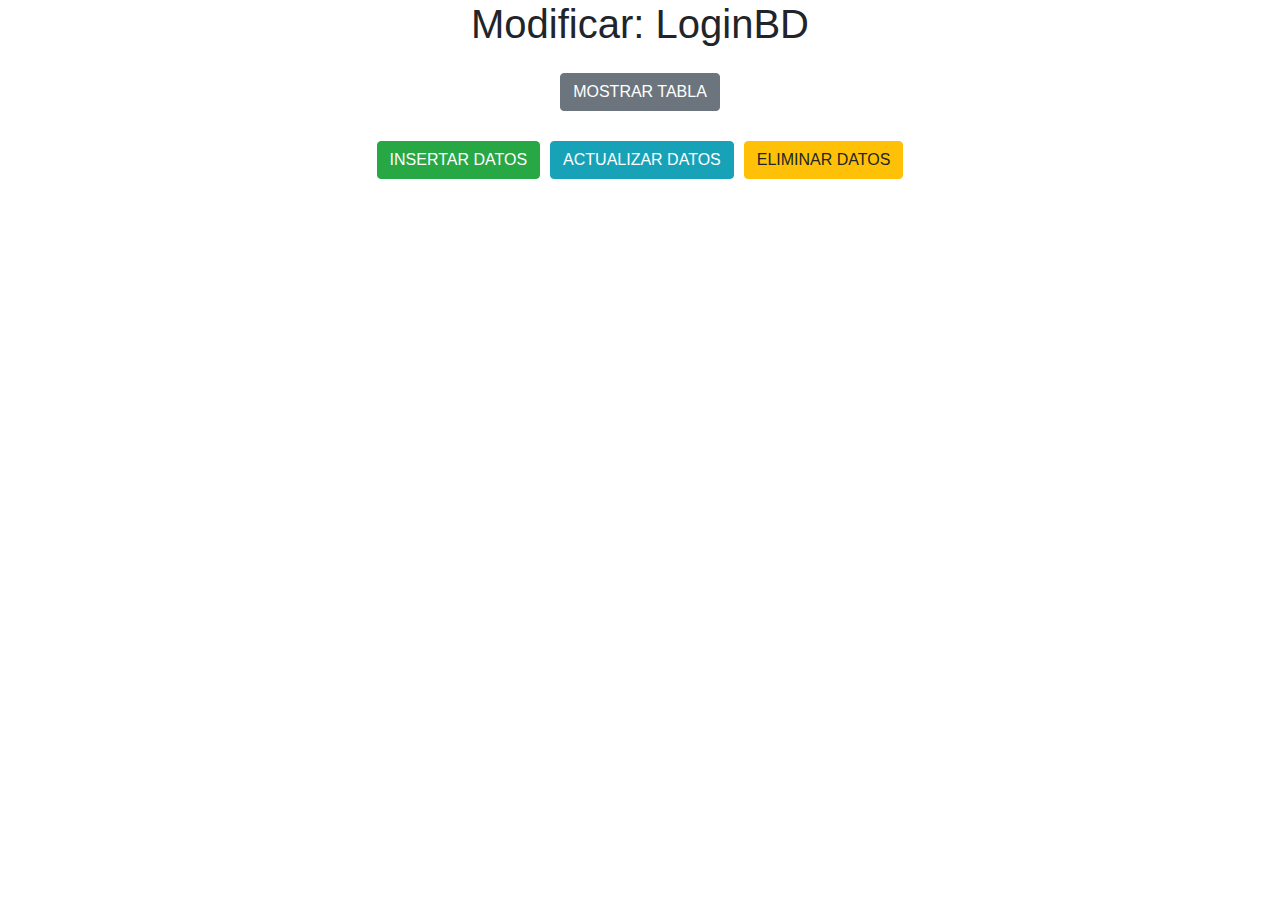
<file: vista/paginas/formulario/index.html>
<!DOCTYPE html>
<html lang="en">
  <head>
    <meta charset="UTF-8" />
    <meta http-equiv="X-UA-Compatible" content="IE=edge" />
    <meta name="viewport" content="width=device-width, initial-scale=1.0" />
    <title>Inicio</title>

    <link rel="stylesheet" href="form.css" />

    <!-- Bootstrap CSS -->
    <link
      rel="stylesheet"
      href="https://cdn.jsdelivr.net/npm/bootstrap@4.3.1/dist/css/bootstrap.min.css"
      integrity="sha384-ggOyR0iXCbMQv3Xipma34MD+dH/1fQ784/j6cY/iJTQUOhcWr7x9JvoRxT2MZw1T"
      crossorigin="anonymous"
    />
  </head>
  <body>
    <h1 class="text-md-center">Modificar: LoginBD</h1>
    <div id="mostrarT">
      <a
        class="btn btn-secondary"
        type="submit"
        href="../../../modelo/datosUsuario.php"
        target="iframeContent"
        >MOSTRAR TABLA</a
      >
    </div>
    <div id="botones">
      <a
        class="btn btn-success"
        type="submit"
        href="insertarD.html"
        target="iframeContent"
        >INSERTAR DATOS</a
      >
      <a
        class="btn btn-info"
        type="submit"
        href="actualizarD.html"
        target="iframeContent"
        >ACTUALIZAR DATOS</a
      >
      <a
        class="btn btn-warning"
        type="submit"
        href="eliminarD.html"
        target="iframeContent"
        >ELIMINAR DATOS</a
      >
    </div>
    <section id="contenido">
      <iframe id="iframeContent" name="iframeContent" frameborder="0"></iframe>
    </section>
  </body>
</html>
</file>
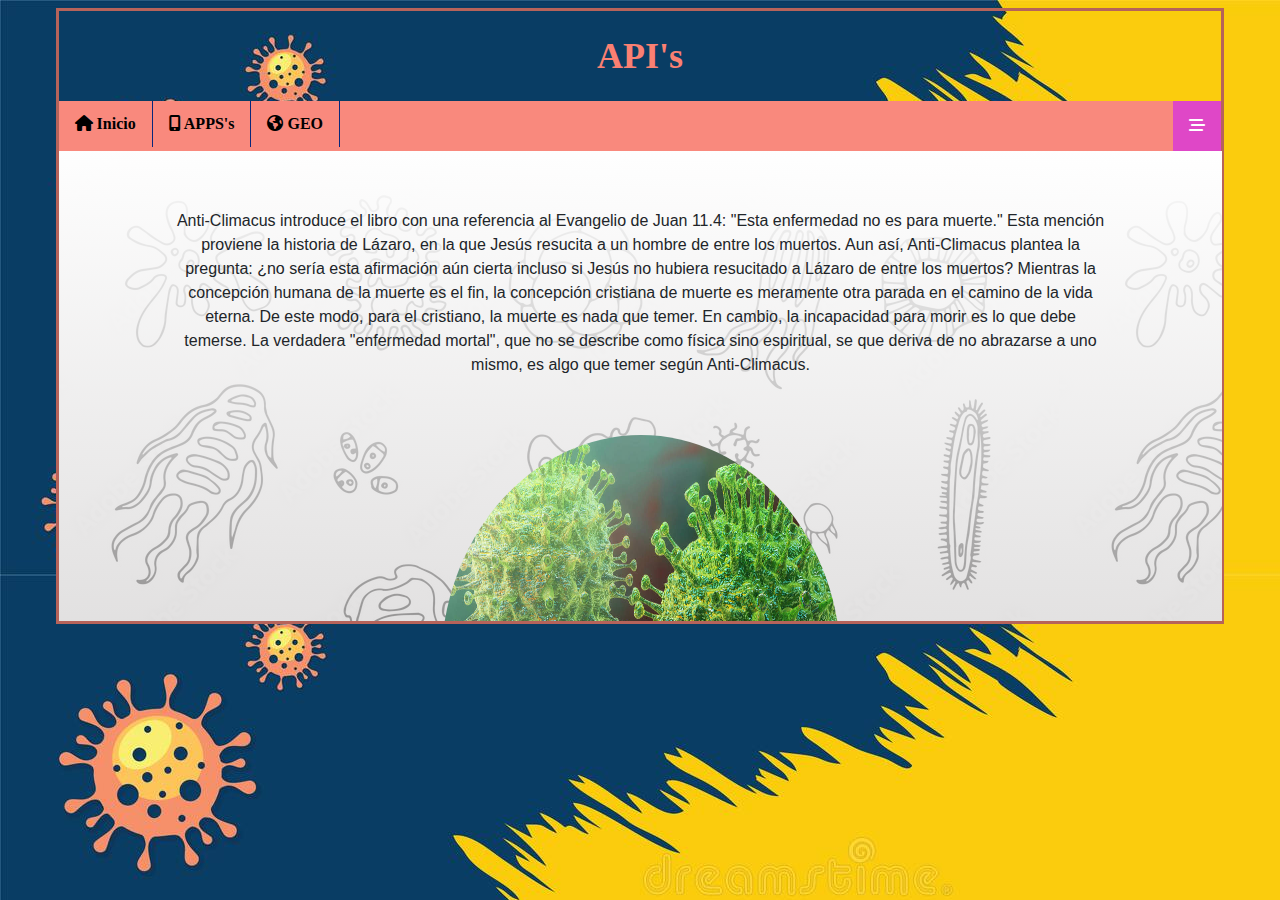
<file: vista/idex.html>
<!DOCTYPE html>
<html lang="es">
  <head>
    <meta charset="UTF-8" />
    <meta http-equiv="X-UA-Compatible" content="IE=edge" />
    <meta name="viewport" content="width=device-width, initial-scale=1.0" />

    <link rel="stylesheet" href="css/index.css" />
    <link rel="stylesheet" href="css/cssMenu.css" />
    <link rel="stylesheet" href="css/cssdropdown.css" />
    <link
      rel="stylesheet"
      href="vendor/fontawesome-free-6.2.0-web/fontawesome-free-6.2.0-web/css/all.css"
    />

    <title>MiPagina</title>

    <script src="vendor/alertifyjs/alertify.js"></script>
    <link rel="stylesheet" href="vendor/alertifyjs/css/alertify.css" />
  </head>

  <body onload="mensaje();">
    <div id="contenedorPrincipal">
      <div id="encabezado">
        <header>
          <h1 align="center">API's</h1>
        </header>
      </div>

      <nav id="menu">
        <ul>
          <li>
            <a
              class="pancho"
              href="paginas/inicio.html"
              target="iframeContent"
              ><i class="fa-solid fa-house"></i> Inicio</i
            ></a>
          </li>
          <li>
            <a
              href="paginas/apps.html"
              target="iframeContent"
              ><i class="fas fa-mobile-alt"></i> APPS's</a
            >
          </li>
          <li>
            <a
              href="paginas/galeria.html"
              target="iframeContent"
              ><i class="fas fa-globe-americas"></i> GEO</a
            >
          </li>
          <div class="dropdown" id="juanCarlos">
            <button class="dropbtn"><i class="fa-solid fa-bars-staggered"></i></button>
            <div class="dropdown-content">
              <a href="paginas/Datos.html" target="iframeContent">Contacto</a>
              <a
                href="paginas/login.html"
                target="iframeContent"
                >INGRESAR</a
              >
            </div>
          </div>
        </ul>
      </nav>

      <section id="contenido">
        <iframe
          id="iframeContent"
          name="iframeContent"
          src="paginas/inicio.html"
          frameborder="0"
        ></iframe>
      </section>
    </div>
  </body>
</html>
</file>
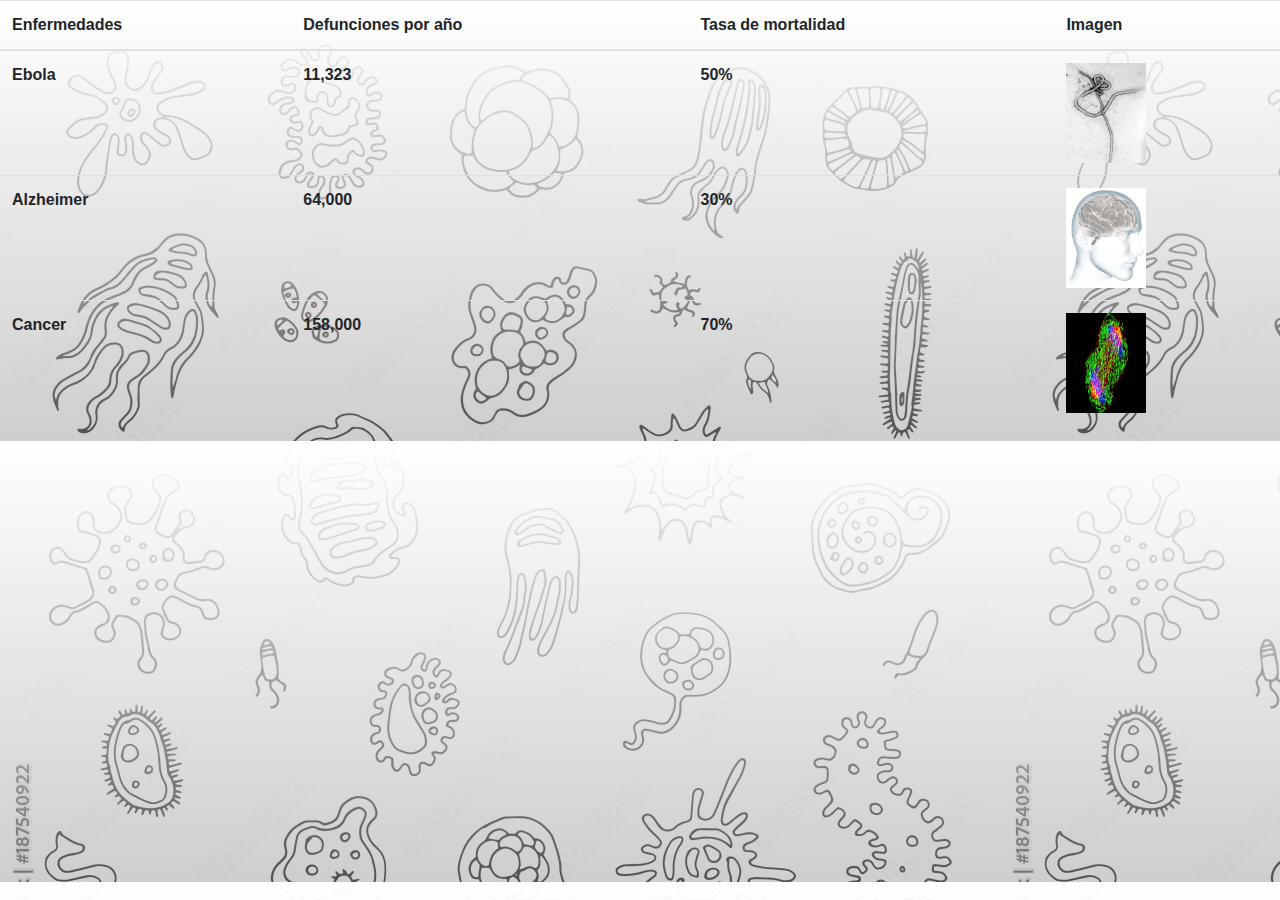
<file: vista/paginas/acercaDe.html>
<!DOCTYPE html>
<html lang="en">
  <head>
    <meta charset="UTF-8" />
    <meta http-equiv="X-UA-Compatible" content="IE=edge" />
    <meta name="viewport" content="width=device-width, initial-scale=1.0" />

    <link rel="stylesheet" href="../css/Estadisticas.css">
    <link
      rel="stylesheet"
      href="../vendor/bootstrap-4.6.2-dist/css/bootstrap.min.css"
    />

    <title>Acerca de</title>
  </head>

  <body>
    <div id="tabla1">
      <table id="tablaNombres" class="table table-hover">
        <thead>
          <tr>
            <th>Enfermedades</th>
            <th>Defunciones por año</th>
            <th>Tasa de mortalidad</th>
            <th>Imagen</th>
          </tr>
        </thead>
        <tbody>
          <tr>
            <td>Ebola</td>
            <td>11,323</td>
            <td>50%</td>
            <td>
              <img
                src="../imgs/ebola1.png"
                alt=""
                width="80px"
                height="100px"
              />
            </td>
          </tr>
          <tr>
            <td>Alzheimer</td>
            <td>64,000</td>
            <td>30%</td>
            <td>
              <img
                src="../imgs/alzheimer1.jpg"
                alt=""
                width="80px"
                height="100px"
              />
            </td>
          </tr>
          <tr>
            <td>Cancer</td>
            <td>158,000</td>
            <td>70%</td>
            <td>
              <img
                src="../imgs/cancer.jpg"
                alt=""
                width="80px"
                height="100px"
              />
            </td>
          </tr>
        </tbody>
      </table>
    </div>
  </body>
</html>
</file>
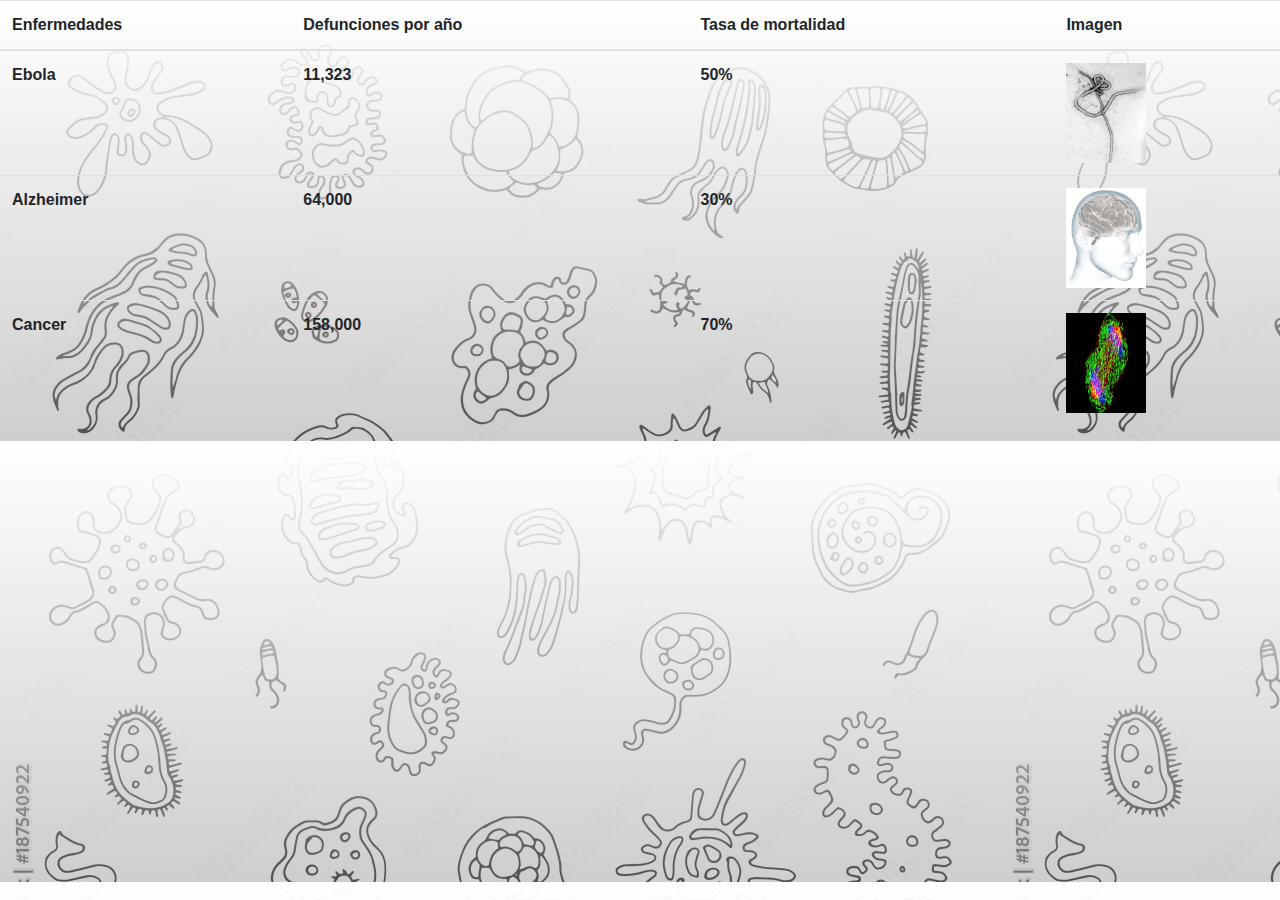
<file: vista/paginas/apps.html>
<!DOCTYPE html>
<html lang="en">
  <head>
    <meta charset="UTF-8" />
    <meta http-equiv="X-UA-Compatible" content="IE=edge" />
    <meta name="viewport" content="width=device-width, initial-scale=1.0" />

    <link rel="stylesheet" href="../css/Estadisticas.css" />
    <link
      rel="stylesheet"
      href="../vendor/bootstrap-4.6.2-dist/css/bootstrap.min.css"
    />

    <title>Acerca de</title>
  </head>

  <body>
    <div id="tabla1">
      <table id="tablaNombres" class="table table-hover">
        <thead>
          <tr>
            <th>Enfermedades</th>
            <th>Defunciones por año</th>
            <th>Tasa de mortalidad</th>
            <th>Imagen</th>
          </tr>
        </thead>
        <tbody>
          <tr>
            <td>Ebola</td>
            <td>11,323</td>
            <td>50%</td>
            <td>
              <img
                src="../imgs/ebola1.png"
                alt=""
                width="80px"
                height="100px"
              />
            </td>
          </tr>
          <tr>
            <td>Alzheimer</td>
            <td>64,000</td>
            <td>30%</td>
            <td>
              <img
                src="../imgs/alzheimer1.jpg"
                alt=""
                width="80px"
                height="100px"
              />
            </td>
          </tr>
          <tr>
            <td>Cancer</td>
            <td>158,000</td>
            <td>70%</td>
            <td>
              <img
                src="../imgs/cancer.jpg"
                alt=""
                width="80px"
                height="100px"
              />
            </td>
          </tr>
        </tbody>
      </table>
    </div>
  </body>
</html>
</file>
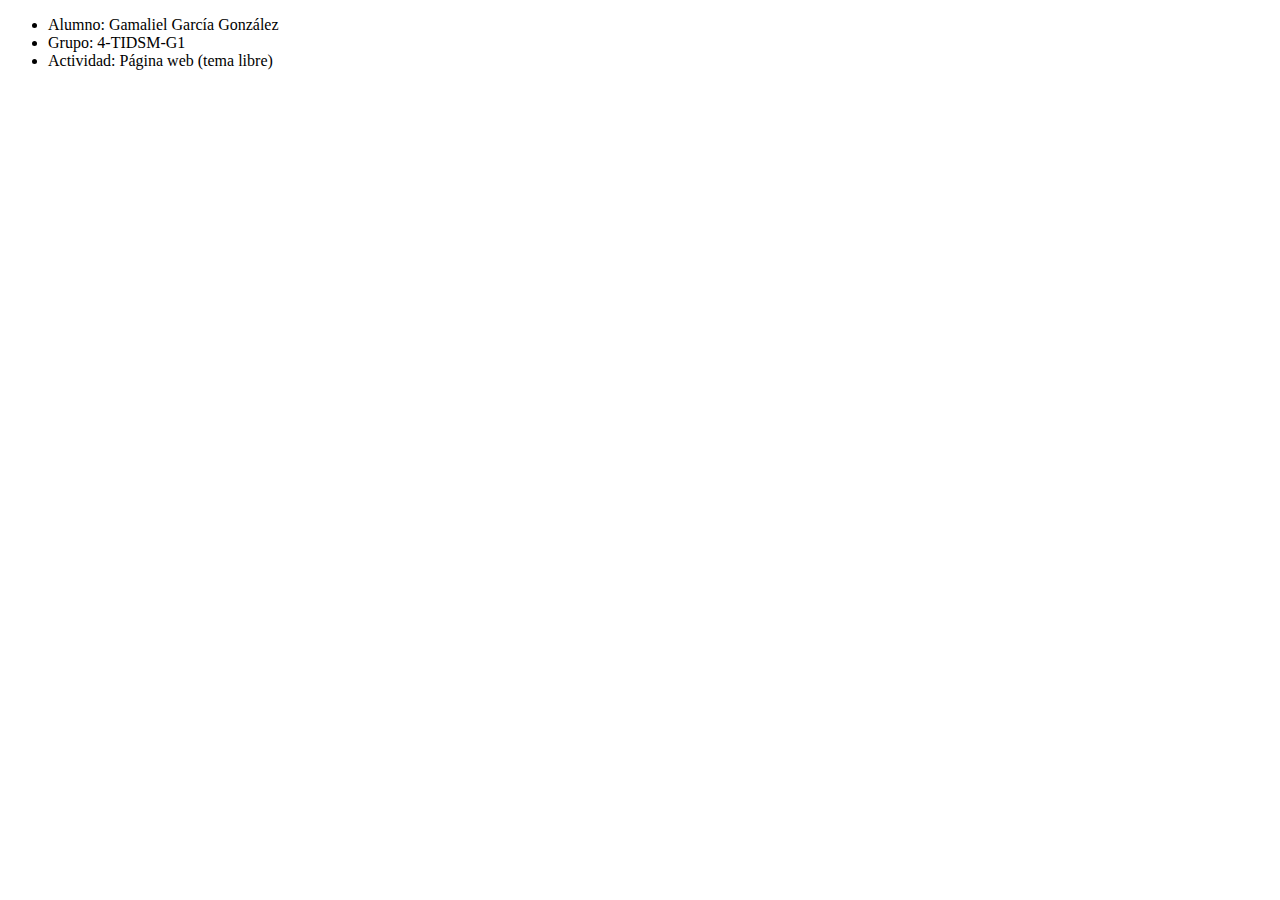
<file: vista/paginas/Datos.html>
<!DOCTYPE html>
<html lang="en">
<head>
    <meta charset="UTF-8">
    <meta http-equiv="X-UA-Compatible" content="IE=edge">
    <meta name="viewport" content="width=device-width, initial-scale=1.0">
    <title>Datos</title>

    <link
      rel="stylesheet"
      href="https://cdn.jsdelivr.net/npm/bootstrap@4.6.2/dist/css/bootstrap.min.css"
      integrity="sha384-xOolHFLEh07PJGoPkLv1IbcEPTNtaed2xpHsD9ESMhqIYd0nLMwNLD69Npy4HI+N"
      crossorigin="anonymous"
    />
</head>
<body>
    <div class="card" style="width: 18rem;">
        <ul class="list-group list-group-flush">
          <li class="list-group-item">Alumno: Gamaliel García González</li>
          <li class="list-group-item">Grupo: 4-TIDSM-G1</li>
          <li class="list-group-item">Actividad: Página web (tema libre)</li>
        </ul>
      </div>
</body>
</html>
</file>
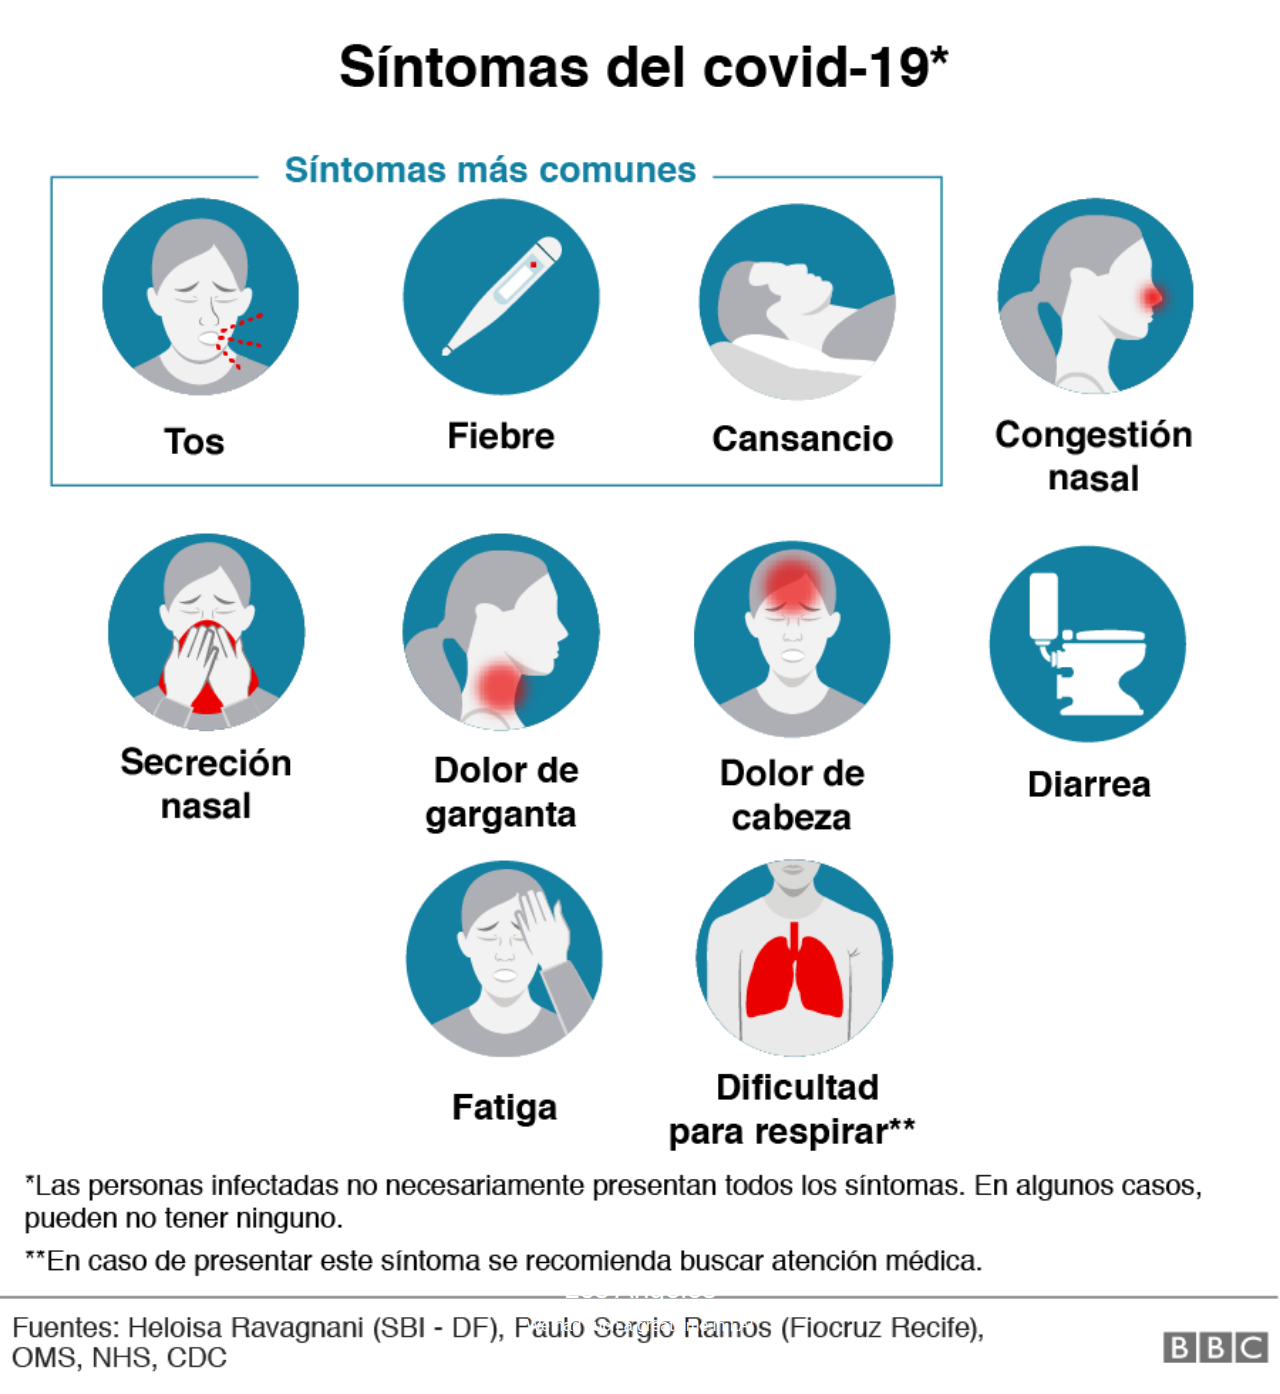
<file: vista/paginas/galeria.html>
<!DOCTYPE html>
<html lang="en">
  <head>
    <title>Bootstrap Example</title>
    <meta charset="utf-8" />
    <meta name="viewport" content="width=device-width, initial-scale=1" />
    <link
      rel="stylesheet"
      href="https://cdn.jsdelivr.net/npm/bootstrap@4.6.1/dist/css/bootstrap.min.css"
    />
    <script src="https://cdn.jsdelivr.net/npm/jquery@3.6.0/dist/jquery.slim.min.js"></script>
    <script src="https://cdn.jsdelivr.net/npm/popper.js@1.16.1/dist/umd/popper.min.js"></script>
    <script src="https://cdn.jsdelivr.net/npm/bootstrap@4.6.1/dist/js/bootstrap.bundle.min.js"></script>
    <style>
      /* Make the image fully responsive */
      .carousel-inner img {
        width: 100%;
        height: 100%;
      }
    </style>
  </head>
  <body>
    <div id="demo" class="carousel slide" data-ride="carousel">
      <ul class="carousel-indicators">
        <li data-target="#demo" data-slide-to="0" class="active"></li>
        <li data-target="#demo" data-slide-to="1"></li>
        <li data-target="#demo" data-slide-to="2"></li>
      </ul>
      <div class="carousel-inner">
        <div class="carousel-item active">
          <img
            src="../imgs/covidInfo.png"
            alt="Los Angeles"
            width="1100"
            height="auto"
          />
          <div class="carousel-caption">
            <h3>Los Angeles</h3>
            <p>We had such a great time in LA!</p>
          </div>
        </div>
        <div class="carousel-item">
          <img
            src="../imgs/ebolaInfo.jpg"
            alt="Chicago"
            width="1100"
            height="500"
          />
          <div class="carousel-caption">
            <h3>Chicago</h3>
            <p>Thank you, Chicago!</p>
          </div>
        </div>
        <div class="carousel-item">
          <img
            src="../imgs/cancerInfo.jpg"
            alt="New York"
            width="1100"
            height="500"
          />
          <div class="carousel-caption">
            <h3>New York</h3>
            <p>We love the Big Apple!</p>
          </div>
        </div>
      </div>
      <a class="carousel-control-prev" href="#demo" data-slide="prev">
        <span class="carousel-control-prev-icon"></span>
      </a>
      <a class="carousel-control-next" href="#demo" data-slide="next">
        <span class="carousel-control-next-icon"></span>
      </a>
    </div>
  </body>
</html>
</file>
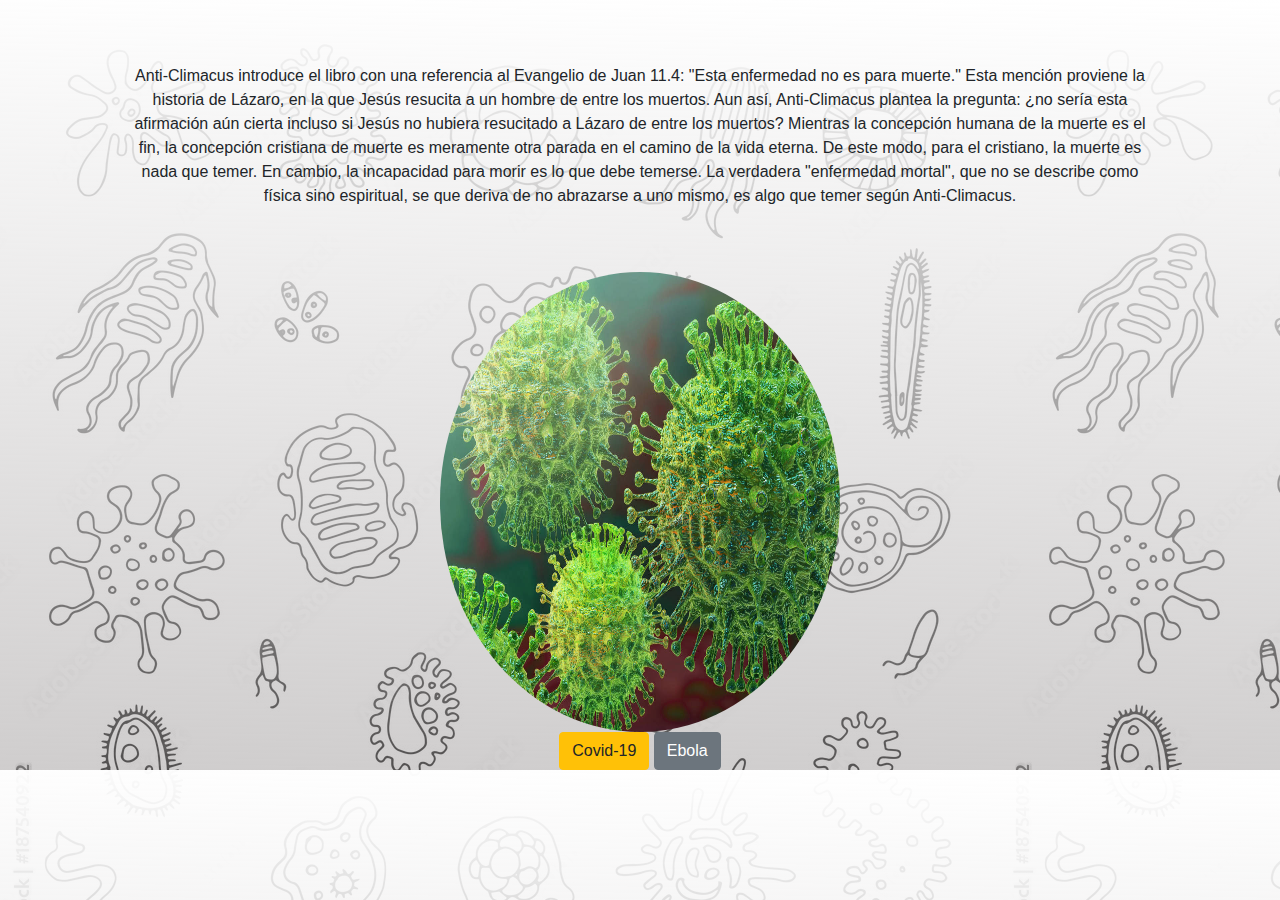
<file: vista/paginas/inicio.html>
<!DOCTYPE html>
<html lang="en">
  <head>
    <meta charset="UTF-8" />
    <meta http-equiv="X-UA-Compatible" content="IE=edge" />
    <meta name="viewport" content="width=device-width, initial-scale=1.0" />

    <link
      rel="stylesheet"
      href="../vendor/bootstrap-4.6.2-dist/css/bootstrap.min.css"
    />
    <link
      rel="stylesheet"
      href="../vendor/bootstrap-4.6.2-dist/js/bootstrap.bundle.js"
    />

    <link rel="stylesheet" href="../css/cssInicio.css">
    <script src="../js/jsInicio.js"></script>

    <title>Inicio de Mi Pagina</title>
  </head>
  <body>

    <div id="infoInicio">
      <p align="center">Anti-Climacus introduce el libro con una referencia al Evangelio de Juan 11.4: "Esta enfermedad no es para muerte." Esta mención proviene la historia de Lázaro, en la que Jesús resucita a un hombre de entre los muertos. Aun así, Anti-Climacus plantea la pregunta: ¿no sería esta afirmación aún cierta incluso si Jesús no hubiera resucitado a Lázaro de entre los muertos? Mientras la concepción humana de la muerte es el fin, la concepción cristiana de muerte es meramente otra parada en el camino de la vida eterna. De este modo, para el cristiano, la muerte es nada que temer. En cambio, la incapacidad para morir es lo que debe temerse. La verdadera "enfermedad mortal", que no se describe como física sino espiritual, se que deriva de no abrazarse a uno mismo, es algo que temer según Anti-Climacus.</p>
    </div>
    <center>
      <div>
        <img
          id="imgPrincipal"
          src="../imgs/pagina_2.jpg"
          class="rounded-circle"
          width="400px"
          height="460px"
          alt=""
        />
        <div id="btnsImg">
          <button
            onclick="mostrarFoto1();"
            id="btnFoto1"
            class="btn btn-warning"
          >
            Covid-19
          </button>
          <button
            onclick="mostrarFoto2();"
            id="btnFoto2"
            class="btn btn-secondary"
          >
            Ebola
          </button>
        </div>
      </div>
    </center>



  </body>
</html>
</file>
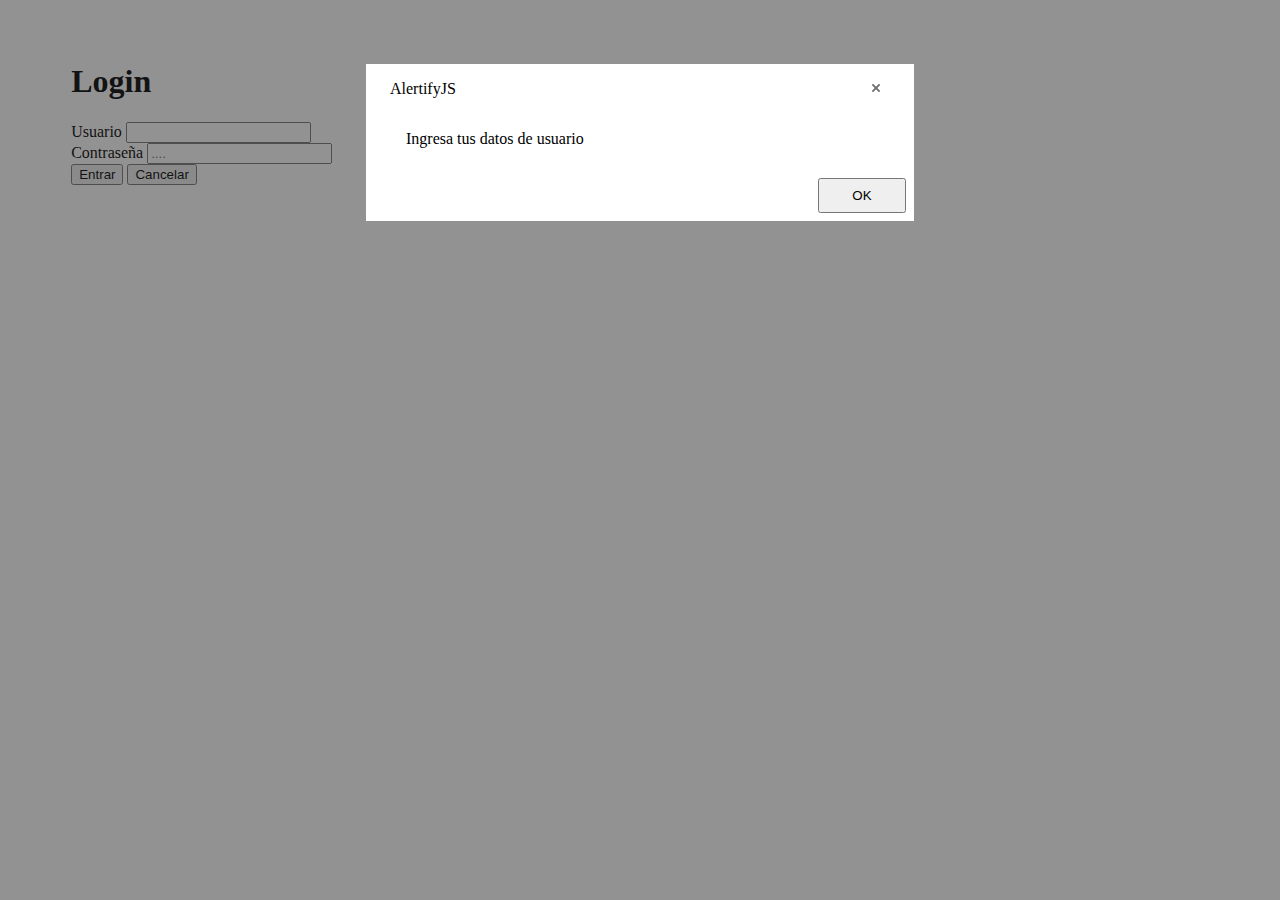
<file: vista/paginas/login.html>
<!DOCTYPE html>
<html lang="en">
  <head>
    <meta charset="UTF-8" />
    <meta http-equiv="X-UA-Compatible" content="IE=edge" />
    <meta name="viewport" content="width=device-width, initial-scale=1.0" />

    <title>Login</title>

    <link
      rel="stylesheet"
      href="https://cdn.jsdelivr.net/npm/bootstrap@4.6.2/dist/css/bootstrap.min.css"
      integrity="sha384-xOolHFLEh07PJGoPkLv1IbcEPTNtaed2xpHsD9ESMhqIYd0nLMwNLD69Npy4HI+N"
      crossorigin="anonymous"
    />

    <link rel="stylesheet" href="../css/login.css">

    <script src="../vendor/alertifyjs/alertify.js"></script>
    <link rel="stylesheet" href="../vendor/alertifyjs/css/alertify.css" />
    <script>
      function mensaje() {
        alertify.alert("Ingresa tus datos de usuario", function () {
        });
      }
    </script>
  </head>
  <body onload="mensaje();">
    <div id="formularioLogin">
      <form
        id="formLogin"
        name="formLogion"
        action="../../controlador/ctrlLogin.php"
        target="_blank"
        method="post"
      >
        <label for="">
          <h1>Login</h1>
        </label>
        <div class="form-group">
          <label for="formGroupExampleInput">Usuario</label>
          <input
            type="text"
            class="form-control"
            id="txtUsuario"
            name="txtUsuario"
          />
        </div>
        <div class="form-group">
          <label for="formGroupExampleInput2">Contraseña</label>
          <input
            type="password"
            class="form-control"
            id="txtClave"
            name="txtClave"
            placeholder="...."
          />
          <br />
          <input type="submit" value="Entrar" name="btnEntrar" id="btnEntrar" />
          <input
            type="reset"
            value="Cancelar"
            name="btnCancelar"
            id="btnCancelar"
          />
        </div>
      </form>
    </div>
  </body>
</html>
</file>
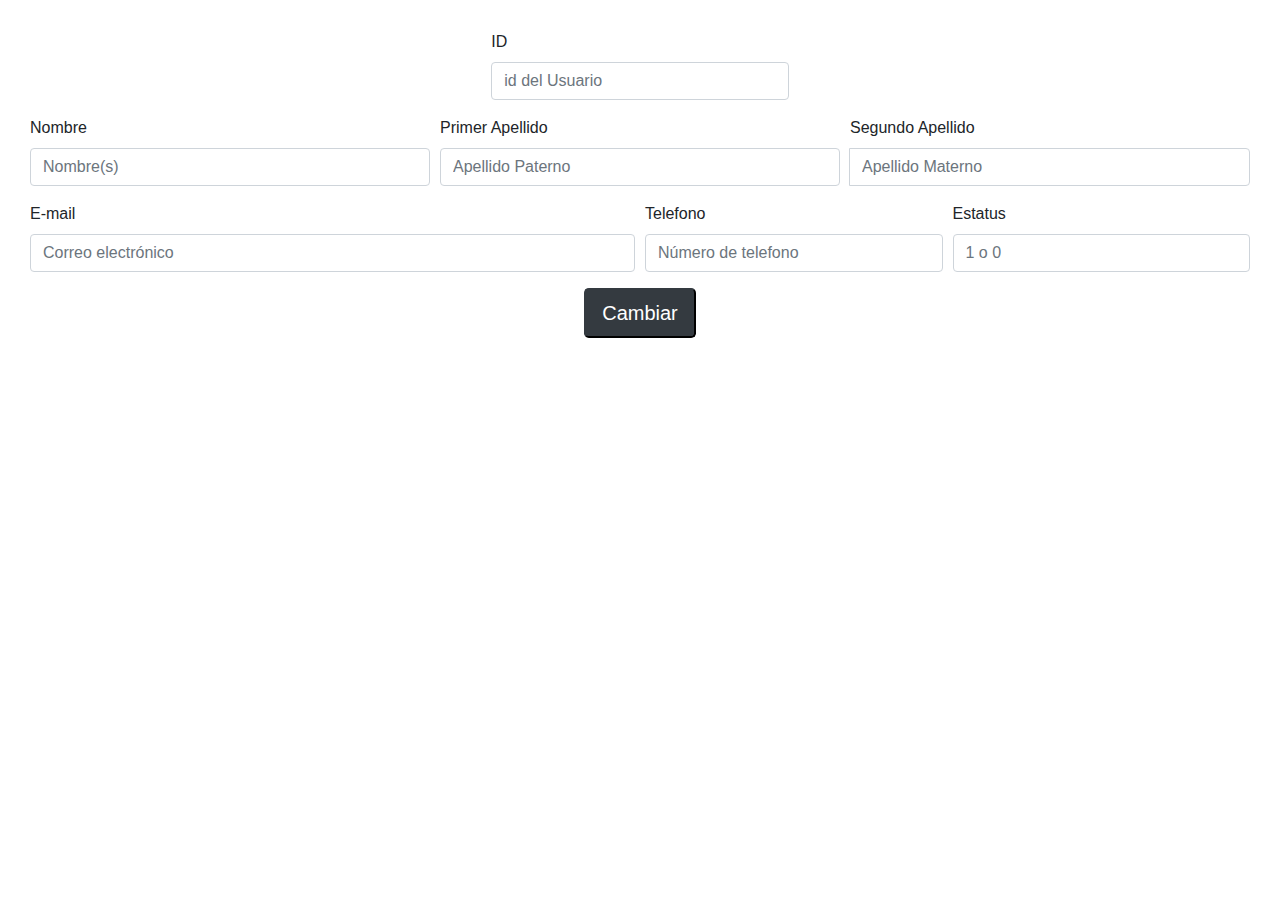
<file: vista/paginas/formulario/actualizarD.html>
<!DOCTYPE html>
<html lang="en">
  <head>
    <meta charset="UTF-8" />
    <meta http-equiv="X-UA-Compatible" content="IE=edge" />
    <meta name="viewport" content="width=device-width, initial-scale=1.0" />
    <title>Document</title>

    <link rel="stylesheet" href="form.css" />

    <!-- Bootstrap CSS -->
    <link
      rel="stylesheet"
      href="https://cdn.jsdelivr.net/npm/bootstrap@4.3.1/dist/css/bootstrap.min.css"
      integrity="sha384-ggOyR0iXCbMQv3Xipma34MD+dH/1fQ784/j6cY/iJTQUOhcWr7x9JvoRxT2MZw1T"
      crossorigin="anonymous"
    />
  </head>
  <body>
    <form
      action="http://localhost/sistema_login/modelo/actualizarDatosUsuario.php"
      method="post"
    >
      <div class="elimn form-row">
        <div class="col-md-3 mb-3">
          <label for="validationServer05">ID</label>
          <input
            type="number"
            class="form-control"
            id="inpID"
            name="inpID"
            placeholder="id del Usuario"
            required
          />
        </div>
      </div>
      <div class="form-row">
        <div class="col-md-4 mb-3">
          <label for="validationServer01">Nombre</label>
          <input
            type="text"
            class="form-control"
            id="inpNombre"
            name="inpNombre"
            placeholder="Nombre(s)"
            required
          />
        </div>
        <div class="col-md-4 mb-3">
          <label for="validationServer02">Primer Apellido</label>
          <input
            type="text"
            class="form-control"
            id="inpAPaterno"
            name="inpAPaterno"
            placeholder="Apellido Paterno"
            required
          />
        </div>
        <div class="col-md-4 mb-3">
          <label for="inpAMaterno">Segundo Apellido</label>
          <div class="input-group">
            <div class="input-group-prepend"></div>
            <input
              type="text"
              class="form-control"
              id="inpAMaterno"
              name="inpAMaterno"
              placeholder="Apellido Materno"
              required
            />
          </div>
        </div>
      </div>
      <div class="form-row">
        <div class="col-md-6 mb-3">
          <label for="validationServer03">E-mail</label>
          <input
            type="email"
            class="form-control"
            id="inpEmail"
            name="inpEmail"
            placeholder="Correo electrónico"
            required
          />
        </div>
        <div class="col-md-3 mb-3">
          <label for="validationServer04">Telefono</label>
          <input
            type="tel"
            class="form-control"
            id="inpTelefono"
            name="inpTelefono"
            placeholder="Número de telefono"
            required
          />
        </div>
        <div class="col-md-3 mb-3">
          <label for="validationServer05">Estatus</label>
          <input
            type="number"
            class="form-control"
            id="inpEstatus"
            name="inpEstatus"
            placeholder="1 o 0"
            required
          />
        </div>
      </div>

      <div class="btns">
        <button class="btns btn-dark btn-lg" type="submit">Cambiar</button>
      </div>
    </form>
  </body>
</html>
</file>
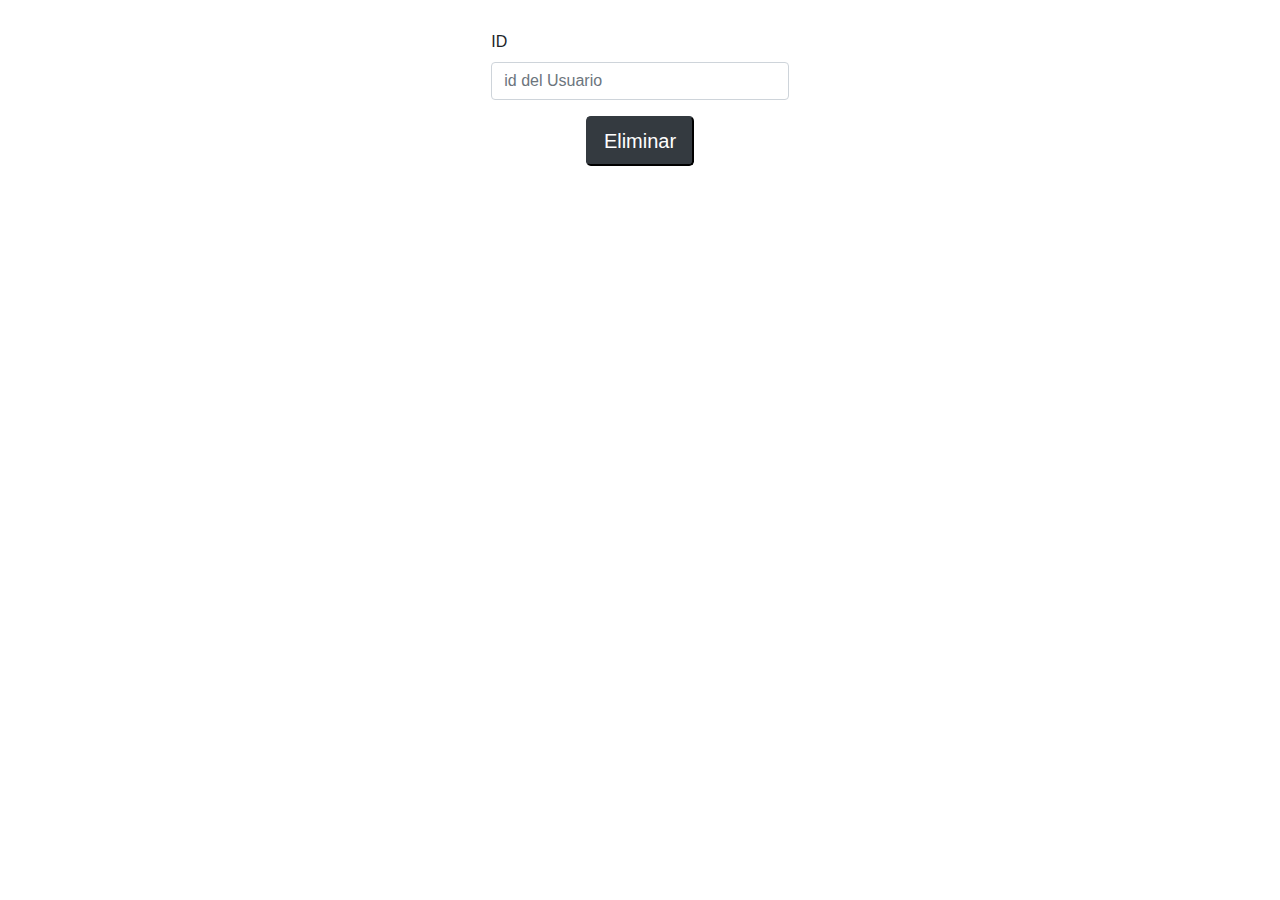
<file: vista/paginas/formulario/eliminarD.html>
<!DOCTYPE html>
<html lang="en">
  <head>
    <meta charset="UTF-8" />
    <meta http-equiv="X-UA-Compatible" content="IE=edge" />
    <meta name="viewport" content="width=device-width, initial-scale=1.0" />
    <title>Document</title>

    <link rel="stylesheet" href="form.css" />

    <!-- Bootstrap CSS -->
    <link
      rel="stylesheet"
      href="https://cdn.jsdelivr.net/npm/bootstrap@4.3.1/dist/css/bootstrap.min.css"
      integrity="sha384-ggOyR0iXCbMQv3Xipma34MD+dH/1fQ784/j6cY/iJTQUOhcWr7x9JvoRxT2MZw1T"
      crossorigin="anonymous"
    />
  </head>
  <body>
    <form
      action="http://localhost/sistema_login/modelo/eliminarDatosUsuario.php"
      method="post"
    >
      <div class="elimn form-row">
        <div class="col-md-3 mb-3">
          <label for="validationServer05">ID</label>
          <input
            type="number"
            class="form-control"
            id="inpID"
            name="inpID"
            placeholder="id del Usuario"
            required
          />
        </div>
      </div>
      <div class="btns">
        <button class="btns btn-dark btn-lg" type="submit">Eliminar</button>
      </div>
    </form>
  </body>
</html>
</file>
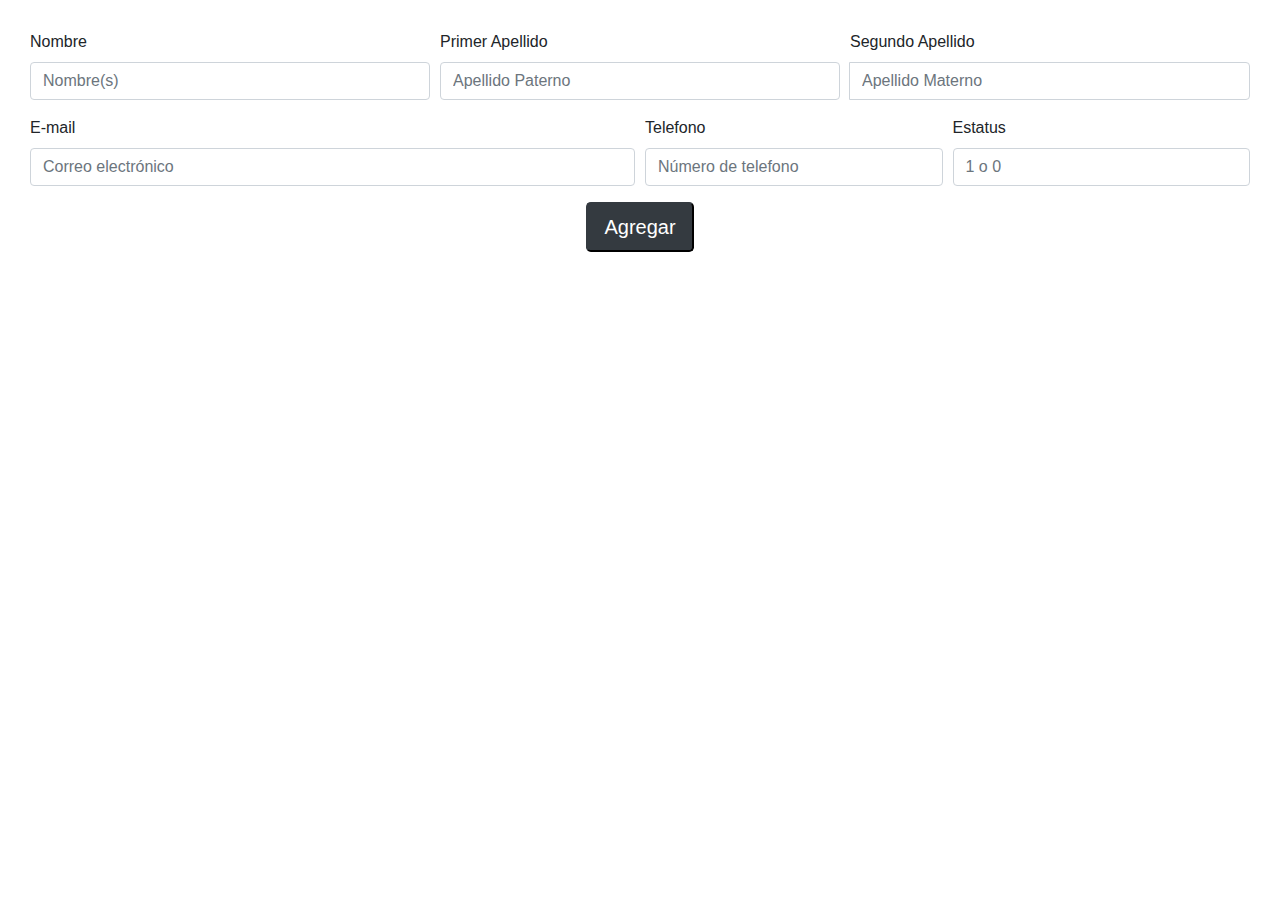
<file: vista/paginas/formulario/insertarD.html>
<!DOCTYPE html>
<html lang="en">
  <head>
    <meta charset="UTF-8" />
    <meta http-equiv="X-UA-Compatible" content="IE=edge" />
    <meta name="viewport" content="width=device-width, initial-scale=1.0" />
    <title>Document</title>

    <link rel="stylesheet" href="form.css">

    <!-- Bootstrap CSS -->
    <link
      rel="stylesheet"
      href="https://cdn.jsdelivr.net/npm/bootstrap@4.3.1/dist/css/bootstrap.min.css"
      integrity="sha384-ggOyR0iXCbMQv3Xipma34MD+dH/1fQ784/j6cY/iJTQUOhcWr7x9JvoRxT2MZw1T"
      crossorigin="anonymous"
    />

  </head>
  <body>
    <form action="../../../modelo/insertarDatosUsuario.php" method="post">
      <div class="form-row">
        <div class="col-md-4 mb-3">
          <label for="validationServer01">Nombre</label>
          <input
            type="text"
            class="form-control"
            id="inpNombre"
            name="inpNombre"
            placeholder="Nombre(s)"
            required
          />
        </div>
        <div class="col-md-4 mb-3">
          <label for="validationServer02">Primer Apellido</label>
          <input
            type="text"
            class="form-control "
            id="inpAPaterno"
            name="inpAPaterno"
            placeholder="Apellido Paterno"
            required
          />
        </div>
        <div class="col-md-4 mb-3">
          <label for="inpAMaterno">Segundo Apellido</label>
          <div class="input-group">
            <div class="input-group-prepend">
            </div>
            <input
              type="text"
              class="form-control"
              id="inpAMaterno"
              name="inpAMaterno"
              placeholder="Apellido Materno"
              required
            />
          </div>
        </div>
      </div>
      <div class="form-row">
        <div class="col-md-6 mb-3">
          <label for="validationServer03">E-mail</label>
          <input
            type="email"
            class="form-control"
            id="inpEmail"
            name="inpEmail"
            placeholder="Correo electrónico"
            required
          />
        </div>
        <div class="col-md-3 mb-3">
          <label for="validationServer04">Telefono</label>
          <input
            type="tel"
            class="form-control"
            id="inpTelefono"
            name="inpTelefono"
            placeholder="Número de telefono"
            required
          />
        </div>
        <div class="col-md-3 mb-3">
          <label for="validationServer05">Estatus</label>
          <input
            type="number"
            class="form-control"
            id="inpEstatus"
            name="inpEstatus"
            placeholder="1 o 0"
            required
          />
        </div>
      </div>

      <div class="btns">
        <button class="btns btn-dark btn-lg" type="submit">Agregar</button>
      </div>
    </form>
  </body>
</html>
</file>
<file: vista/paginas/formulario/form.css>
#iframeContent {
  width: 100%;
  height: 100%;
}

#contenido {
  height: 400px;
}

form {
  margin: 30px;
}

#botones, #mostrarT{
  display: flex;
  justify-content: center;
  margin-top: 20px;
}

a {
  margin: 5px;
}

.btns, .elimn{
  display: flex;
  justify-content: center;
}

/* .btns{
  padding: 10px 20px;
} */
</file>
<file: vista/css/index.css>
body {
  background-image: url(../imgs/queVendes_1.jpg);
}

#contenedorPrincipal {
  border: 3px solid rgb(182, 99, 90);
  width: 92%;
  height: 95%;
  margin: auto;
}

#encabezado {
  color: salmon;
  font-weight: bolder;
  font-size: large;
  height: 100%;
}

#iframeContent {
  width: 100%;
  height: 100%;
}

#contenido {
  height: 470px;
}

/* Login */

#formLogin {
  margin: 5px;
}
</file>
<file: vista/css/cssMenu.css>
ul {
  list-style-type: none;
  margin: 0;
  padding: 0;
  overflow: hidden;
  background-color: rgb(249, 137, 125);
}

li {
  float: left;
  border-right: 1px solid rgb(9, 39, 123);
}


li a {
  display: block;
  color: white;
  text-align: center;
  padding: 14px 16px;
  text-decoration: none;
}


li a:hover:not(.pancho) {
  background-color: rgba(235, 206, 104, 0.936);
}

#juanCarlos {
  float: right;
}
</file>
<file: vista/css/cssdropdown.css>
li a,
.dropbtn {
  display: inline-block;
  color: black;
  font-weight: bold;
  text-align: center;
  padding: 14px 16px;
  text-decoration: none;
}

li a:hover,
.dropdown:hover .dropbtn {
  background-color: blueviolet;
}

li.dropdown {
  display: inline-block;
}

.dropdown-content {
  display: none;
  position: absolute;
  background-color: #f9f9f9;
  min-width: 160px;
  box-shadow: 0px 8px 16px 0px rgba(0, 0, 0, 0.2);
  z-index: 1;
}

.dropdown-content a {
  color: black;
  padding: 12px 16px;
  text-decoration: none;
  display: block;
  text-align: left;
}

.dropdown-content a:hover {
  background-color: rgb(235, 216, 219);
}

.dropdown:hover .dropdown-content {
  display: block;
}

.dropbtn {
  border-left: 1px solid #bbb;
  background-color: rgba(206, 28, 246, 0.608);
  color: white;
  padding: 16px;
  font-size: 16px;
  border: none;
  cursor: pointer;
}
</file>
<file: vista/vendor/alertifyjs/css/alertify.css>
/**
 * alertifyjs 1.13.1 http://alertifyjs.com
 * AlertifyJS is a javascript framework for developing pretty browser dialogs and notifications.
 * Copyright 2019 Mohammad Younes <Mohammad@alertifyjs.com> (http://alertifyjs.com) 
 * Licensed under GPL 3 <https://opensource.org/licenses/gpl-3.0>*/
.alertify .ajs-dimmer {
  position: fixed;
  z-index: 1981;
  top: 0;
  right: 0;
  bottom: 0;
  left: 0;
  padding: 0;
  margin: 0;
  background-color: #252525;
  opacity: .5;
}
.alertify .ajs-modal {
  position: fixed;
  top: 0;
  right: 0;
  left: 0;
  bottom: 0;
  padding: 0;
  overflow-y: auto;
  z-index: 1981;
}
.alertify .ajs-dialog {
  position: relative;
  margin: 5% auto;
  min-height: 110px;
  max-width: 500px;
  padding: 24px 24px 0 24px;
  outline: 0;
  background-color: #fff;
}
.alertify .ajs-dialog.ajs-capture:before {
  content: '';
  position: absolute;
  top: 0;
  right: 0;
  bottom: 0;
  left: 0;
  display: block;
  z-index: 1;
}
.alertify .ajs-reset {
  position: absolute !important;
  display: inline !important;
  width: 0 !important;
  height: 0 !important;
  opacity: 0 !important;
}
.alertify .ajs-commands {
  position: absolute;
  right: 4px;
  margin: -14px 24px 0 0;
  z-index: 2;
}
.alertify .ajs-commands button {
  display: none;
  width: 10px;
  height: 10px;
  margin-left: 10px;
  padding: 10px;
  border: 0;
  background-color: transparent;
  background-repeat: no-repeat;
  background-position: center;
  cursor: pointer;
}
.alertify .ajs-commands button.ajs-close {
  background-image: url([data-uri]);
}
.alertify .ajs-commands button.ajs-maximize {
  background-image: url([data-uri]);
}
.alertify .ajs-header {
  margin: -24px;
  margin-bottom: 0;
  padding: 16px 24px;
  background-color: #fff;
}
.alertify .ajs-body {
  min-height: 56px;
}
.alertify .ajs-body .ajs-content {
  padding: 16px 24px 16px 16px;
}
.alertify .ajs-footer {
  padding: 4px;
  margin-left: -24px;
  margin-right: -24px;
  min-height: 43px;
  background-color: #fff;
}
.alertify .ajs-footer .ajs-buttons.ajs-primary {
  text-align: right;
}
.alertify .ajs-footer .ajs-buttons.ajs-primary .ajs-button {
  margin: 4px;
}
.alertify .ajs-footer .ajs-buttons.ajs-auxiliary {
  float: left;
  clear: none;
  text-align: left;
}
.alertify .ajs-footer .ajs-buttons.ajs-auxiliary .ajs-button {
  margin: 4px;
}
.alertify .ajs-footer .ajs-buttons .ajs-button {
  min-width: 88px;
  min-height: 35px;
}
.alertify .ajs-handle {
  position: absolute;
  display: none;
  width: 10px;
  height: 10px;
  right: 0;
  bottom: 0;
  z-index: 1;
  background-image: url([data-uri]);
  -webkit-transform: scaleX(1) /*rtl:scaleX(-1)*/;
          transform: scaleX(1) /*rtl:scaleX(-1)*/;
  cursor: se-resize;
}
.alertify.ajs-no-overflow .ajs-body .ajs-content {
  overflow: hidden !important;
}
.alertify.ajs-no-padding.ajs-maximized .ajs-body .ajs-content {
  left: 0;
  right: 0;
  padding: 0;
}
.alertify.ajs-no-padding:not(.ajs-maximized) .ajs-body {
  margin-left: -24px;
  margin-right: -24px;
}
.alertify.ajs-no-padding:not(.ajs-maximized) .ajs-body .ajs-content {
  padding: 0;
}
.alertify.ajs-no-padding.ajs-resizable .ajs-body .ajs-content {
  left: 0;
  right: 0;
}
.alertify.ajs-maximizable .ajs-commands button.ajs-maximize,
.alertify.ajs-maximizable .ajs-commands button.ajs-restore {
  display: inline-block;
}
.alertify.ajs-closable .ajs-commands button.ajs-close {
  display: inline-block;
}
.alertify.ajs-maximized .ajs-dialog {
  width: 100% !important;
  height: 100% !important;
  max-width: none !important;
  margin: 0 auto !important;
  top: 0 !important;
  left: 0 !important;
}
.alertify.ajs-maximized.ajs-modeless .ajs-modal {
  position: fixed !important;
  min-height: 100% !important;
  max-height: none !important;
  margin: 0 !important;
}
.alertify.ajs-maximized .ajs-commands button.ajs-maximize {
  background-image: url([data-uri]);
}
.alertify.ajs-resizable .ajs-dialog,
.alertify.ajs-maximized .ajs-dialog {
  padding: 0;
}
.alertify.ajs-resizable .ajs-commands,
.alertify.ajs-maximized .ajs-commands {
  margin: 14px 24px 0 0;
}
.alertify.ajs-resizable .ajs-header,
.alertify.ajs-maximized .ajs-header {
  position: absolute;
  top: 0;
  left: 0;
  right: 0;
  margin: 0;
  padding: 16px 24px;
}
.alertify.ajs-resizable .ajs-body,
.alertify.ajs-maximized .ajs-body {
  min-height: 224px;
  display: inline-block;
}
.alertify.ajs-resizable .ajs-body .ajs-content,
.alertify.ajs-maximized .ajs-body .ajs-content {
  position: absolute;
  top: 50px;
  right: 24px;
  bottom: 50px;
  left: 24px;
  overflow: auto;
}
.alertify.ajs-resizable .ajs-footer,
.alertify.ajs-maximized .ajs-footer {
  position: absolute;
  left: 0;
  right: 0;
  bottom: 0;
  margin: 0;
}
.alertify.ajs-resizable:not(.ajs-maximized) .ajs-dialog {
  min-width: 548px;
}
.alertify.ajs-resizable:not(.ajs-maximized) .ajs-handle {
  display: block;
}
.alertify.ajs-movable:not(.ajs-maximized) .ajs-header {
  cursor: move;
}
.alertify.ajs-modeless .ajs-dimmer,
.alertify.ajs-modeless .ajs-reset {
  display: none;
}
.alertify.ajs-modeless .ajs-modal {
  overflow: visible;
  max-width: none;
  max-height: 0;
}
.alertify.ajs-modeless.ajs-pinnable .ajs-commands button.ajs-pin {
  display: inline-block;
  background-image: url([data-uri]);
}
.alertify.ajs-modeless.ajs-unpinned .ajs-modal {
  position: absolute;
}
.alertify.ajs-modeless.ajs-unpinned .ajs-commands button.ajs-pin {
  background-image: url([data-uri]);
}
.alertify.ajs-modeless:not(.ajs-unpinned) .ajs-body {
  max-height: 500px;
  overflow: auto;
}
.alertify.ajs-basic .ajs-header {
  opacity: 0;
}
.alertify.ajs-basic .ajs-footer {
  visibility: hidden;
}
.alertify.ajs-frameless .ajs-header {
  position: absolute;
  top: 0;
  left: 0;
  right: 0;
  min-height: 60px;
  margin: 0;
  padding: 0;
  opacity: 0;
  z-index: 1;
}
.alertify.ajs-frameless .ajs-footer {
  display: none;
}
.alertify.ajs-frameless .ajs-body .ajs-content {
  position: absolute;
  top: 0;
  right: 0;
  bottom: 0;
  left: 0;
}
.alertify.ajs-frameless:not(.ajs-resizable) .ajs-dialog {
  padding-top: 0;
}
.alertify.ajs-frameless:not(.ajs-resizable) .ajs-dialog .ajs-commands {
  margin-top: 0;
}
.ajs-no-overflow {
  overflow: hidden !important;
  outline: none;
}
.ajs-no-overflow.ajs-fixed {
  position: fixed;
  top: 0;
  right: 0;
  bottom: 0;
  left: 0;
  overflow-y: scroll!important;
}
.ajs-no-selection,
.ajs-no-selection * {
  -webkit-user-select: none;
     -moz-user-select: none;
      -ms-user-select: none;
          user-select: none;
}
@media screen and (max-width: 568px) {
  .alertify .ajs-dialog {
    min-width: 150px;
  }
  .alertify:not(.ajs-maximized) .ajs-modal {
    padding: 0 5%;
  }
  .alertify:not(.ajs-maximized).ajs-resizable .ajs-dialog {
    min-width: initial;
    min-width: auto /*IE fallback*/;
  }
}
@-moz-document url-prefix() {
  .alertify button:focus {
    outline: 1px dotted #3593D2;
  }
}
.alertify .ajs-dimmer,
.alertify .ajs-modal {
  -webkit-transform: translate3d(0, 0, 0);
          transform: translate3d(0, 0, 0);
  -webkit-transition-property: opacity, visibility;
  transition-property: opacity, visibility;
  -webkit-transition-timing-function: linear;
          transition-timing-function: linear;
  -webkit-transition-duration: 250ms;
          transition-duration: 250ms;
}
.alertify.ajs-hidden .ajs-dimmer,
.alertify.ajs-hidden .ajs-modal {
  visibility: hidden;
  opacity: 0;
}
.alertify.ajs-in:not(.ajs-hidden) .ajs-dialog {
  -webkit-animation-duration: 500ms;
          animation-duration: 500ms;
}
.alertify.ajs-out.ajs-hidden .ajs-dialog {
  -webkit-animation-duration: 250ms;
          animation-duration: 250ms;
}
.alertify .ajs-dialog.ajs-shake {
  -webkit-animation-name: ajs-shake;
          animation-name: ajs-shake;
  -webkit-animation-duration: .1s;
          animation-duration: .1s;
  -webkit-animation-fill-mode: both;
          animation-fill-mode: both;
}
@-webkit-keyframes ajs-shake {
  0%,
  100% {
    -webkit-transform: translate3d(0, 0, 0);
            transform: translate3d(0, 0, 0);
  }
  10%,
  30%,
  50%,
  70%,
  90% {
    -webkit-transform: translate3d(-10px, 0, 0);
            transform: translate3d(-10px, 0, 0);
  }
  20%,
  40%,
  60%,
  80% {
    -webkit-transform: translate3d(10px, 0, 0);
            transform: translate3d(10px, 0, 0);
  }
}
@keyframes ajs-shake {
  0%,
  100% {
    -webkit-transform: translate3d(0, 0, 0);
            transform: translate3d(0, 0, 0);
  }
  10%,
  30%,
  50%,
  70%,
  90% {
    -webkit-transform: translate3d(-10px, 0, 0);
            transform: translate3d(-10px, 0, 0);
  }
  20%,
  40%,
  60%,
  80% {
    -webkit-transform: translate3d(10px, 0, 0);
            transform: translate3d(10px, 0, 0);
  }
}
.alertify.ajs-slide.ajs-in:not(.ajs-hidden) .ajs-dialog {
  -webkit-animation-name: ajs-slideIn;
          animation-name: ajs-slideIn;
  -webkit-animation-timing-function: cubic-bezier(0.175, 0.885, 0.32, 1.275);
          animation-timing-function: cubic-bezier(0.175, 0.885, 0.32, 1.275);
}
.alertify.ajs-slide.ajs-out.ajs-hidden .ajs-dialog {
  -webkit-animation-name: ajs-slideOut;
          animation-name: ajs-slideOut;
  -webkit-animation-timing-function: cubic-bezier(0.6, -0.28, 0.735, 0.045);
          animation-timing-function: cubic-bezier(0.6, -0.28, 0.735, 0.045);
}
.alertify.ajs-zoom.ajs-in:not(.ajs-hidden) .ajs-dialog {
  -webkit-animation-name: ajs-zoomIn;
          animation-name: ajs-zoomIn;
}
.alertify.ajs-zoom.ajs-out.ajs-hidden .ajs-dialog {
  -webkit-animation-name: ajs-zoomOut;
          animation-name: ajs-zoomOut;
}
.alertify.ajs-fade.ajs-in:not(.ajs-hidden) .ajs-dialog {
  -webkit-animation-name: ajs-fadeIn;
          animation-name: ajs-fadeIn;
}
.alertify.ajs-fade.ajs-out.ajs-hidden .ajs-dialog {
  -webkit-animation-name: ajs-fadeOut;
          animation-name: ajs-fadeOut;
}
.alertify.ajs-pulse.ajs-in:not(.ajs-hidden) .ajs-dialog {
  -webkit-animation-name: ajs-pulseIn;
          animation-name: ajs-pulseIn;
}
.alertify.ajs-pulse.ajs-out.ajs-hidden .ajs-dialog {
  -webkit-animation-name: ajs-pulseOut;
          animation-name: ajs-pulseOut;
}
.alertify.ajs-flipx.ajs-in:not(.ajs-hidden) .ajs-dialog {
  -webkit-animation-name: ajs-flipInX;
          animation-name: ajs-flipInX;
}
.alertify.ajs-flipx.ajs-out.ajs-hidden .ajs-dialog {
  -webkit-animation-name: ajs-flipOutX;
          animation-name: ajs-flipOutX;
}
.alertify.ajs-flipy.ajs-in:not(.ajs-hidden) .ajs-dialog {
  -webkit-animation-name: ajs-flipInY;
          animation-name: ajs-flipInY;
}
.alertify.ajs-flipy.ajs-out.ajs-hidden .ajs-dialog {
  -webkit-animation-name: ajs-flipOutY;
          animation-name: ajs-flipOutY;
}
@-webkit-keyframes ajs-pulseIn {
  0%,
  20%,
  40%,
  60%,
  80%,
  100% {
    -webkit-transition-timing-function: cubic-bezier(0.215, 0.61, 0.355, 1);
            transition-timing-function: cubic-bezier(0.215, 0.61, 0.355, 1);
  }
  0% {
    opacity: 0;
    -webkit-transform: scale3d(0.3, 0.3, 0.3);
            transform: scale3d(0.3, 0.3, 0.3);
  }
  20% {
    -webkit-transform: scale3d(1.1, 1.1, 1.1);
            transform: scale3d(1.1, 1.1, 1.1);
  }
  40% {
    -webkit-transform: scale3d(0.9, 0.9, 0.9);
            transform: scale3d(0.9, 0.9, 0.9);
  }
  60% {
    opacity: 1;
    -webkit-transform: scale3d(1.03, 1.03, 1.03);
            transform: scale3d(1.03, 1.03, 1.03);
  }
  80% {
    -webkit-transform: scale3d(0.97, 0.97, 0.97);
            transform: scale3d(0.97, 0.97, 0.97);
  }
  100% {
    opacity: 1;
    -webkit-transform: scale3d(1, 1, 1);
            transform: scale3d(1, 1, 1);
  }
}
@keyframes ajs-pulseIn {
  0%,
  20%,
  40%,
  60%,
  80%,
  100% {
    -webkit-transition-timing-function: cubic-bezier(0.215, 0.61, 0.355, 1);
            transition-timing-function: cubic-bezier(0.215, 0.61, 0.355, 1);
  }
  0% {
    opacity: 0;
    -webkit-transform: scale3d(0.3, 0.3, 0.3);
            transform: scale3d(0.3, 0.3, 0.3);
  }
  20% {
    -webkit-transform: scale3d(1.1, 1.1, 1.1);
            transform: scale3d(1.1, 1.1, 1.1);
  }
  40% {
    -webkit-transform: scale3d(0.9, 0.9, 0.9);
            transform: scale3d(0.9, 0.9, 0.9);
  }
  60% {
    opacity: 1;
    -webkit-transform: scale3d(1.03, 1.03, 1.03);
            transform: scale3d(1.03, 1.03, 1.03);
  }
  80% {
    -webkit-transform: scale3d(0.97, 0.97, 0.97);
            transform: scale3d(0.97, 0.97, 0.97);
  }
  100% {
    opacity: 1;
    -webkit-transform: scale3d(1, 1, 1);
            transform: scale3d(1, 1, 1);
  }
}
@-webkit-keyframes ajs-pulseOut {
  20% {
    -webkit-transform: scale3d(0.9, 0.9, 0.9);
            transform: scale3d(0.9, 0.9, 0.9);
  }
  50%,
  55% {
    opacity: 1;
    -webkit-transform: scale3d(1.1, 1.1, 1.1);
            transform: scale3d(1.1, 1.1, 1.1);
  }
  100% {
    opacity: 0;
    -webkit-transform: scale3d(0.3, 0.3, 0.3);
            transform: scale3d(0.3, 0.3, 0.3);
  }
}
@keyframes ajs-pulseOut {
  20% {
    -webkit-transform: scale3d(0.9, 0.9, 0.9);
            transform: scale3d(0.9, 0.9, 0.9);
  }
  50%,
  55% {
    opacity: 1;
    -webkit-transform: scale3d(1.1, 1.1, 1.1);
            transform: scale3d(1.1, 1.1, 1.1);
  }
  100% {
    opacity: 0;
    -webkit-transform: scale3d(0.3, 0.3, 0.3);
            transform: scale3d(0.3, 0.3, 0.3);
  }
}
@-webkit-keyframes ajs-zoomIn {
  0% {
    opacity: 0;
    -webkit-transform: scale3d(0.25, 0.25, 0.25);
            transform: scale3d(0.25, 0.25, 0.25);
  }
  100% {
    opacity: 1;
    -webkit-transform: scale3d(1, 1, 1);
            transform: scale3d(1, 1, 1);
  }
}
@keyframes ajs-zoomIn {
  0% {
    opacity: 0;
    -webkit-transform: scale3d(0.25, 0.25, 0.25);
            transform: scale3d(0.25, 0.25, 0.25);
  }
  100% {
    opacity: 1;
    -webkit-transform: scale3d(1, 1, 1);
            transform: scale3d(1, 1, 1);
  }
}
@-webkit-keyframes ajs-zoomOut {
  0% {
    opacity: 1;
    -webkit-transform: scale3d(1, 1, 1);
            transform: scale3d(1, 1, 1);
  }
  100% {
    opacity: 0;
    -webkit-transform: scale3d(0.25, 0.25, 0.25);
            transform: scale3d(0.25, 0.25, 0.25);
  }
}
@keyframes ajs-zoomOut {
  0% {
    opacity: 1;
    -webkit-transform: scale3d(1, 1, 1);
            transform: scale3d(1, 1, 1);
  }
  100% {
    opacity: 0;
    -webkit-transform: scale3d(0.25, 0.25, 0.25);
            transform: scale3d(0.25, 0.25, 0.25);
  }
}
@-webkit-keyframes ajs-fadeIn {
  0% {
    opacity: 0;
  }
  100% {
    opacity: 1;
  }
}
@keyframes ajs-fadeIn {
  0% {
    opacity: 0;
  }
  100% {
    opacity: 1;
  }
}
@-webkit-keyframes ajs-fadeOut {
  0% {
    opacity: 1;
  }
  100% {
    opacity: 0;
  }
}
@keyframes ajs-fadeOut {
  0% {
    opacity: 1;
  }
  100% {
    opacity: 0;
  }
}
@-webkit-keyframes ajs-flipInX {
  0% {
    -webkit-transform: perspective(400px) rotate3d(1, 0, 0, 90deg);
            transform: perspective(400px) rotate3d(1, 0, 0, 90deg);
    -webkit-transition-timing-function: ease-in;
            transition-timing-function: ease-in;
    opacity: 0;
  }
  40% {
    -webkit-transform: perspective(400px) rotate3d(1, 0, 0, -20deg);
            transform: perspective(400px) rotate3d(1, 0, 0, -20deg);
    -webkit-transition-timing-function: ease-in;
            transition-timing-function: ease-in;
  }
  60% {
    -webkit-transform: perspective(400px) rotate3d(1, 0, 0, 10deg);
            transform: perspective(400px) rotate3d(1, 0, 0, 10deg);
    opacity: 1;
  }
  80% {
    -webkit-transform: perspective(400px) rotate3d(1, 0, 0, -5deg);
            transform: perspective(400px) rotate3d(1, 0, 0, -5deg);
  }
  100% {
    -webkit-transform: perspective(400px);
            transform: perspective(400px);
  }
}
@keyframes ajs-flipInX {
  0% {
    -webkit-transform: perspective(400px) rotate3d(1, 0, 0, 90deg);
            transform: perspective(400px) rotate3d(1, 0, 0, 90deg);
    -webkit-transition-timing-function: ease-in;
            transition-timing-function: ease-in;
    opacity: 0;
  }
  40% {
    -webkit-transform: perspective(400px) rotate3d(1, 0, 0, -20deg);
            transform: perspective(400px) rotate3d(1, 0, 0, -20deg);
    -webkit-transition-timing-function: ease-in;
            transition-timing-function: ease-in;
  }
  60% {
    -webkit-transform: perspective(400px) rotate3d(1, 0, 0, 10deg);
            transform: perspective(400px) rotate3d(1, 0, 0, 10deg);
    opacity: 1;
  }
  80% {
    -webkit-transform: perspective(400px) rotate3d(1, 0, 0, -5deg);
            transform: perspective(400px) rotate3d(1, 0, 0, -5deg);
  }
  100% {
    -webkit-transform: perspective(400px);
            transform: perspective(400px);
  }
}
@-webkit-keyframes ajs-flipOutX {
  0% {
    -webkit-transform: perspective(400px);
            transform: perspective(400px);
  }
  30% {
    -webkit-transform: perspective(400px) rotate3d(1, 0, 0, -20deg);
            transform: perspective(400px) rotate3d(1, 0, 0, -20deg);
    opacity: 1;
  }
  100% {
    -webkit-transform: perspective(400px) rotate3d(1, 0, 0, 90deg);
            transform: perspective(400px) rotate3d(1, 0, 0, 90deg);
    opacity: 0;
  }
}
@keyframes ajs-flipOutX {
  0% {
    -webkit-transform: perspective(400px);
            transform: perspective(400px);
  }
  30% {
    -webkit-transform: perspective(400px) rotate3d(1, 0, 0, -20deg);
            transform: perspective(400px) rotate3d(1, 0, 0, -20deg);
    opacity: 1;
  }
  100% {
    -webkit-transform: perspective(400px) rotate3d(1, 0, 0, 90deg);
            transform: perspective(400px) rotate3d(1, 0, 0, 90deg);
    opacity: 0;
  }
}
@-webkit-keyframes ajs-flipInY {
  0% {
    -webkit-transform: perspective(400px) rotate3d(0, 1, 0, 90deg);
            transform: perspective(400px) rotate3d(0, 1, 0, 90deg);
    -webkit-transition-timing-function: ease-in;
            transition-timing-function: ease-in;
    opacity: 0;
  }
  40% {
    -webkit-transform: perspective(400px) rotate3d(0, 1, 0, -20deg);
            transform: perspective(400px) rotate3d(0, 1, 0, -20deg);
    -webkit-transition-timing-function: ease-in;
            transition-timing-function: ease-in;
  }
  60% {
    -webkit-transform: perspective(400px) rotate3d(0, 1, 0, 10deg);
            transform: perspective(400px) rotate3d(0, 1, 0, 10deg);
    opacity: 1;
  }
  80% {
    -webkit-transform: perspective(400px) rotate3d(0, 1, 0, -5deg);
            transform: perspective(400px) rotate3d(0, 1, 0, -5deg);
  }
  100% {
    -webkit-transform: perspective(400px);
            transform: perspective(400px);
  }
}
@keyframes ajs-flipInY {
  0% {
    -webkit-transform: perspective(400px) rotate3d(0, 1, 0, 90deg);
            transform: perspective(400px) rotate3d(0, 1, 0, 90deg);
    -webkit-transition-timing-function: ease-in;
            transition-timing-function: ease-in;
    opacity: 0;
  }
  40% {
    -webkit-transform: perspective(400px) rotate3d(0, 1, 0, -20deg);
            transform: perspective(400px) rotate3d(0, 1, 0, -20deg);
    -webkit-transition-timing-function: ease-in;
            transition-timing-function: ease-in;
  }
  60% {
    -webkit-transform: perspective(400px) rotate3d(0, 1, 0, 10deg);
            transform: perspective(400px) rotate3d(0, 1, 0, 10deg);
    opacity: 1;
  }
  80% {
    -webkit-transform: perspective(400px) rotate3d(0, 1, 0, -5deg);
            transform: perspective(400px) rotate3d(0, 1, 0, -5deg);
  }
  100% {
    -webkit-transform: perspective(400px);
            transform: perspective(400px);
  }
}
@-webkit-keyframes ajs-flipOutY {
  0% {
    -webkit-transform: perspective(400px);
            transform: perspective(400px);
  }
  30% {
    -webkit-transform: perspective(400px) rotate3d(0, 1, 0, -15deg);
            transform: perspective(400px) rotate3d(0, 1, 0, -15deg);
    opacity: 1;
  }
  100% {
    -webkit-transform: perspective(400px) rotate3d(0, 1, 0, 90deg);
            transform: perspective(400px) rotate3d(0, 1, 0, 90deg);
    opacity: 0;
  }
}
@keyframes ajs-flipOutY {
  0% {
    -webkit-transform: perspective(400px);
            transform: perspective(400px);
  }
  30% {
    -webkit-transform: perspective(400px) rotate3d(0, 1, 0, -15deg);
            transform: perspective(400px) rotate3d(0, 1, 0, -15deg);
    opacity: 1;
  }
  100% {
    -webkit-transform: perspective(400px) rotate3d(0, 1, 0, 90deg);
            transform: perspective(400px) rotate3d(0, 1, 0, 90deg);
    opacity: 0;
  }
}
@-webkit-keyframes ajs-slideIn {
  0% {
    margin-top: -100%;
  }
  100% {
    margin-top: 5%;
  }
}
@keyframes ajs-slideIn {
  0% {
    margin-top: -100%;
  }
  100% {
    margin-top: 5%;
  }
}
@-webkit-keyframes ajs-slideOut {
  0% {
    margin-top: 5%;
  }
  100% {
    margin-top: -100%;
  }
}
@keyframes ajs-slideOut {
  0% {
    margin-top: 5%;
  }
  100% {
    margin-top: -100%;
  }
}
.alertify-notifier {
  position: fixed;
  width: 0;
  overflow: visible;
  z-index: 1982;
  -webkit-transform: translate3d(0, 0, 0);
          transform: translate3d(0, 0, 0);
}
.alertify-notifier .ajs-message {
  position: relative;
  width: 260px;
  max-height: 0;
  padding: 0;
  opacity: 0;
  margin: 0;
  -webkit-transform: translate3d(0, 0, 0);
          transform: translate3d(0, 0, 0);
  -webkit-transition-duration: 250ms;
          transition-duration: 250ms;
  -webkit-transition-timing-function: linear;
          transition-timing-function: linear;
}
.alertify-notifier .ajs-message.ajs-visible {
  -webkit-transition-duration: 500ms;
          transition-duration: 500ms;
  -webkit-transition-timing-function: cubic-bezier(0.175, 0.885, 0.32, 1.275);
          transition-timing-function: cubic-bezier(0.175, 0.885, 0.32, 1.275);
  opacity: 1;
  max-height: 100%;
  padding: 15px;
  margin-top: 10px;
}
.alertify-notifier .ajs-message.ajs-success {
  background: rgba(91, 189, 114, 0.95);
}
.alertify-notifier .ajs-message.ajs-error {
  background: rgba(217, 92, 92, 0.95);
}
.alertify-notifier .ajs-message.ajs-warning {
  background: rgba(252, 248, 215, 0.95);
}
.alertify-notifier .ajs-message .ajs-close {
  position: absolute;
  top: 0;
  right: 0;
  width: 16px;
  height: 16px;
  cursor: pointer;
  background-image: url([data-uri]);
  background-repeat: no-repeat;
  background-position: center center;
  background-color: rgba(0, 0, 0, 0.5);
  border-top-right-radius: 2px;
}
.alertify-notifier.ajs-top {
  top: 10px;
}
.alertify-notifier.ajs-bottom {
  bottom: 10px;
}
.alertify-notifier.ajs-right {
  right: 10px;
}
.alertify-notifier.ajs-right .ajs-message {
  right: -320px;
}
.alertify-notifier.ajs-right .ajs-message.ajs-visible {
  right: 290px;
}
.alertify-notifier.ajs-left {
  left: 10px;
}
.alertify-notifier.ajs-left .ajs-message {
  left: -300px;
}
.alertify-notifier.ajs-left .ajs-message.ajs-visible {
  left: 0;
}
.alertify-notifier.ajs-center {
  left: 50%;
}
.alertify-notifier.ajs-center .ajs-message {
  -webkit-transform: translateX(-50%);
          transform: translateX(-50%);
}
.alertify-notifier.ajs-center .ajs-message.ajs-visible {
  left: 50%;
  -webkit-transition-timing-function: cubic-bezier(0.57, 0.43, 0.1, 0.65);
          transition-timing-function: cubic-bezier(0.57, 0.43, 0.1, 0.65);
}
.alertify-notifier.ajs-center.ajs-top .ajs-message {
  top: -300px;
}
.alertify-notifier.ajs-center.ajs-top .ajs-message.ajs-visible {
  top: 0;
}
.alertify-notifier.ajs-center.ajs-bottom .ajs-message {
  bottom: -300px;
}
.alertify-notifier.ajs-center.ajs-bottom .ajs-message.ajs-visible {
  bottom: 0;
}
.ajs-no-transition.alertify .ajs-dimmer,
.ajs-no-transition.alertify .ajs-modal,
.ajs-no-transition.alertify .ajs-dialog {
  -webkit-transition: none!important;
  transition: none!important;
  -webkit-animation: none!important;
          animation: none!important;
}
.ajs-no-transition.alertify-notifier .ajs-message {
  -webkit-transition: none!important;
  transition: none!important;
  -webkit-animation: none!important;
          animation: none!important;
}
@media (prefers-reduced-motion: reduce) {
  .alertify .ajs-dimmer,
  .alertify .ajs-modal,
  .alertify .ajs-dialog {
    -webkit-transition: none!important;
    transition: none!important;
    -webkit-animation: none!important;
            animation: none!important;
  }
  .alertify-notifier .ajs-message {
    -webkit-transition: none!important;
    transition: none!important;
    -webkit-animation: none!important;
            animation: none!important;
  }
}
</file>
<file: vista/css/Estadisticas.css>
body {
    background-image: linear-gradient(
        0deg,
        rgba(160, 156, 156, 0.5),
        rgb(255, 255, 255)
      ),
      url("../imgs/fondo.jpg");
  }

  th{
    font-size: 1em;
    font-weight: bolder;
  }

  td{
    font-weight: bold;
  }
</file>
<file: vista/css/cssInicio.css>
#infoInicio {
  margin: 5% 10%;
}

body {
  background-image: linear-gradient(
      1deg,
      rgba(160, 156, 156, 0.5),
      rgb(255, 255, 255)
    ),
    url("../imgs/fondo.jpg");
}
</file>
<file: vista/css/login.css>
#formularioLogin{
    margin: 5%;
}
</file>
